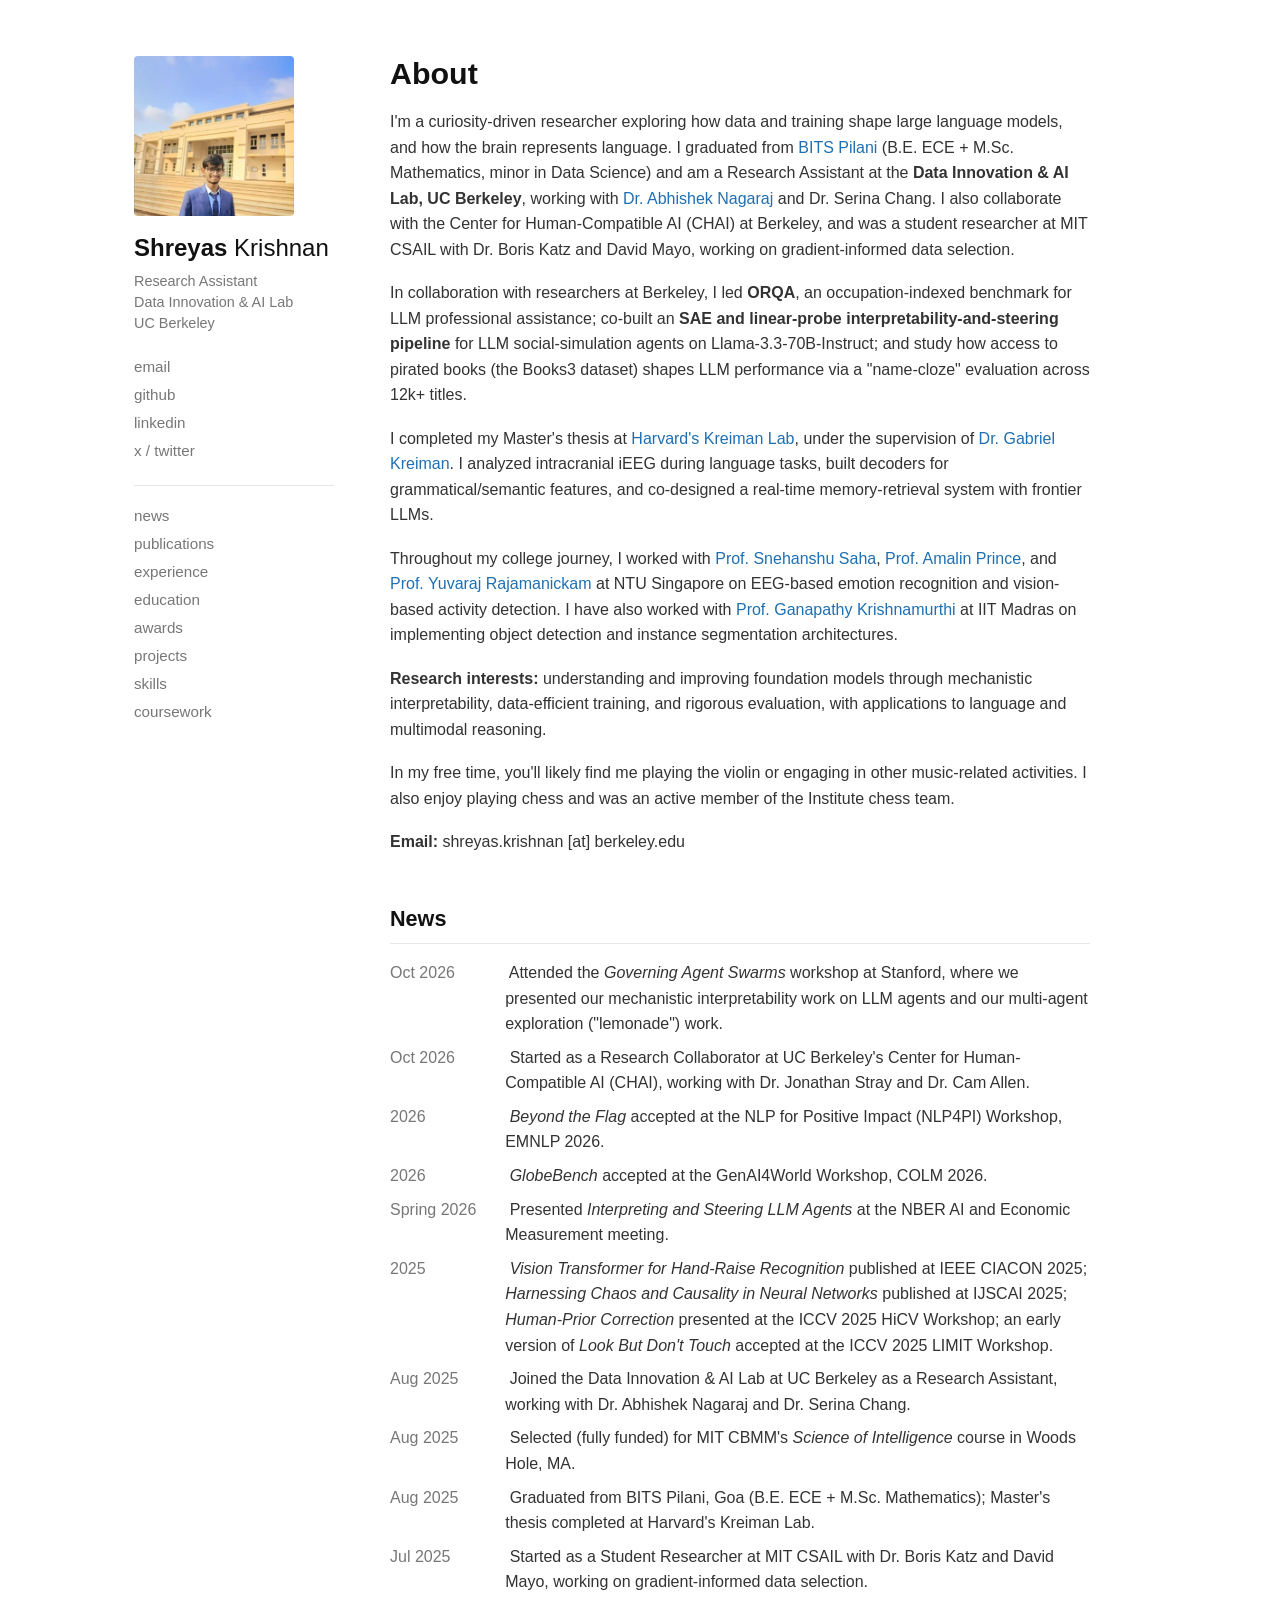
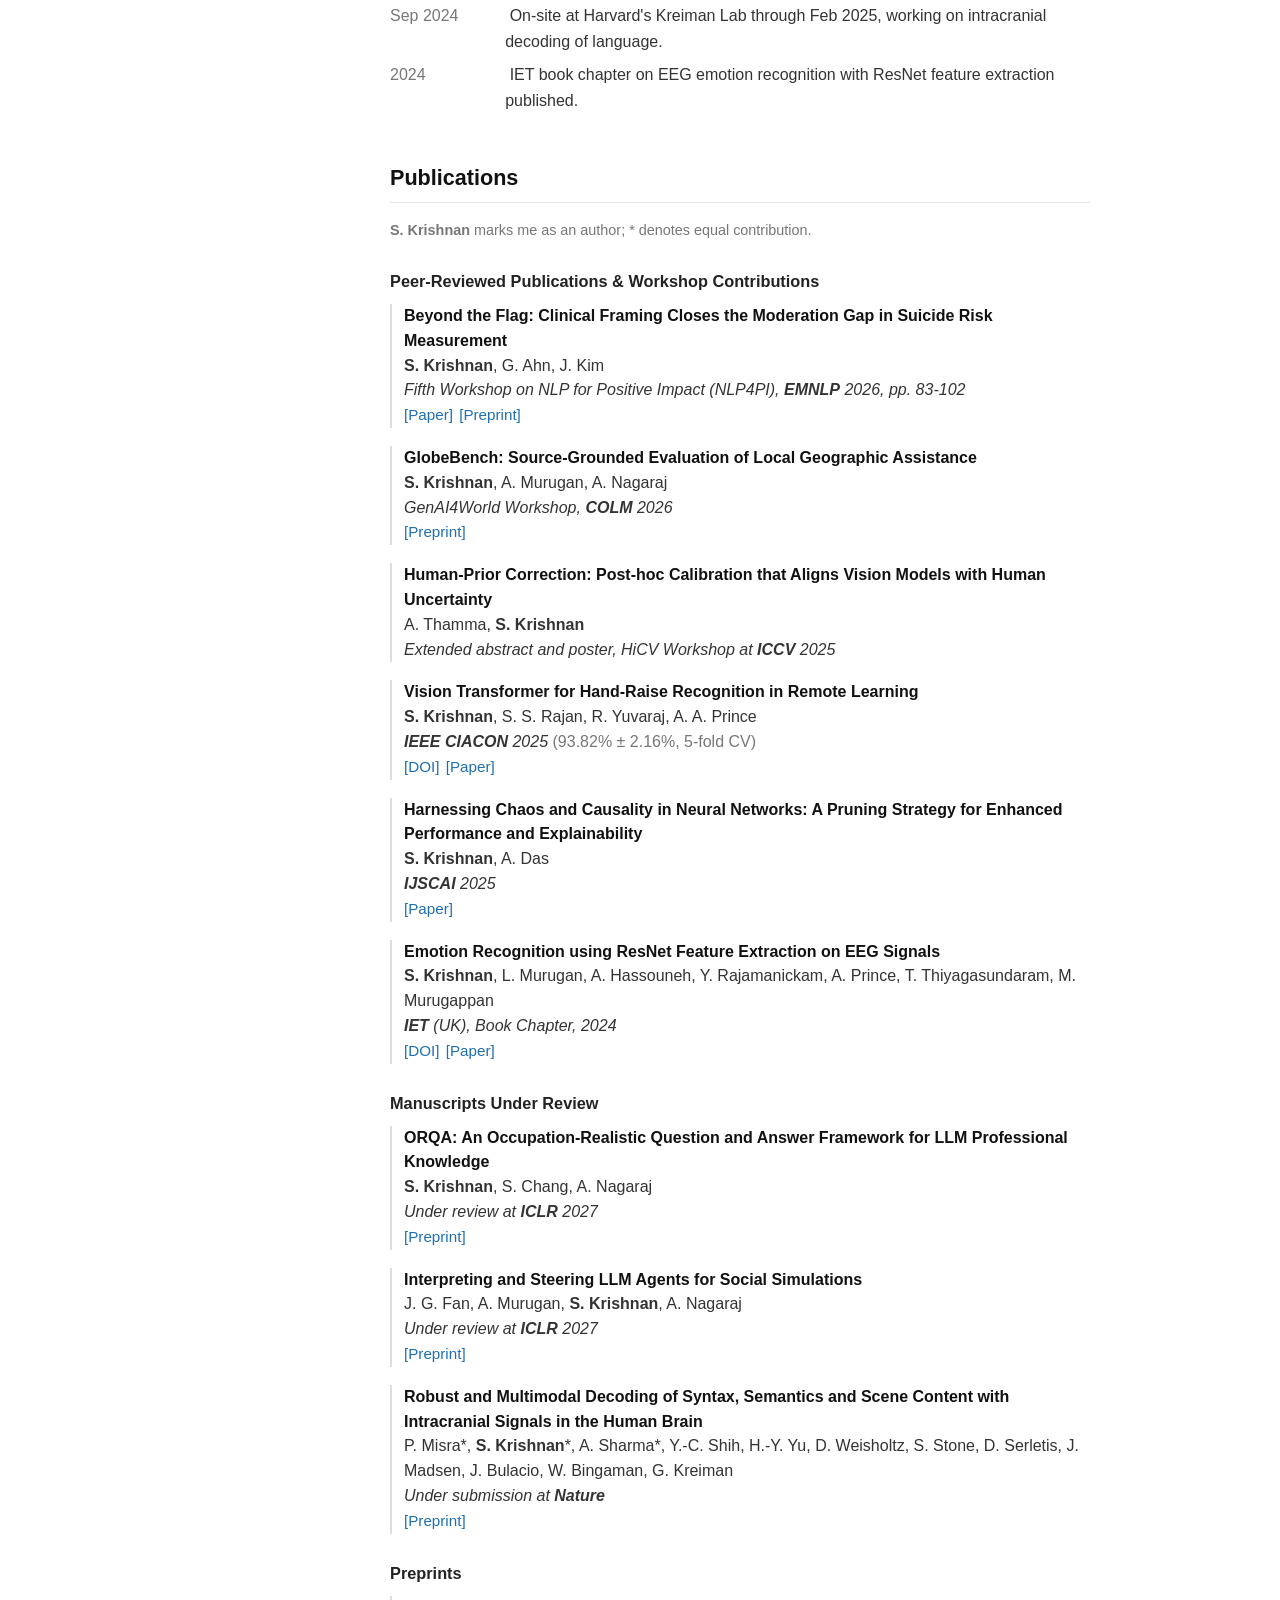
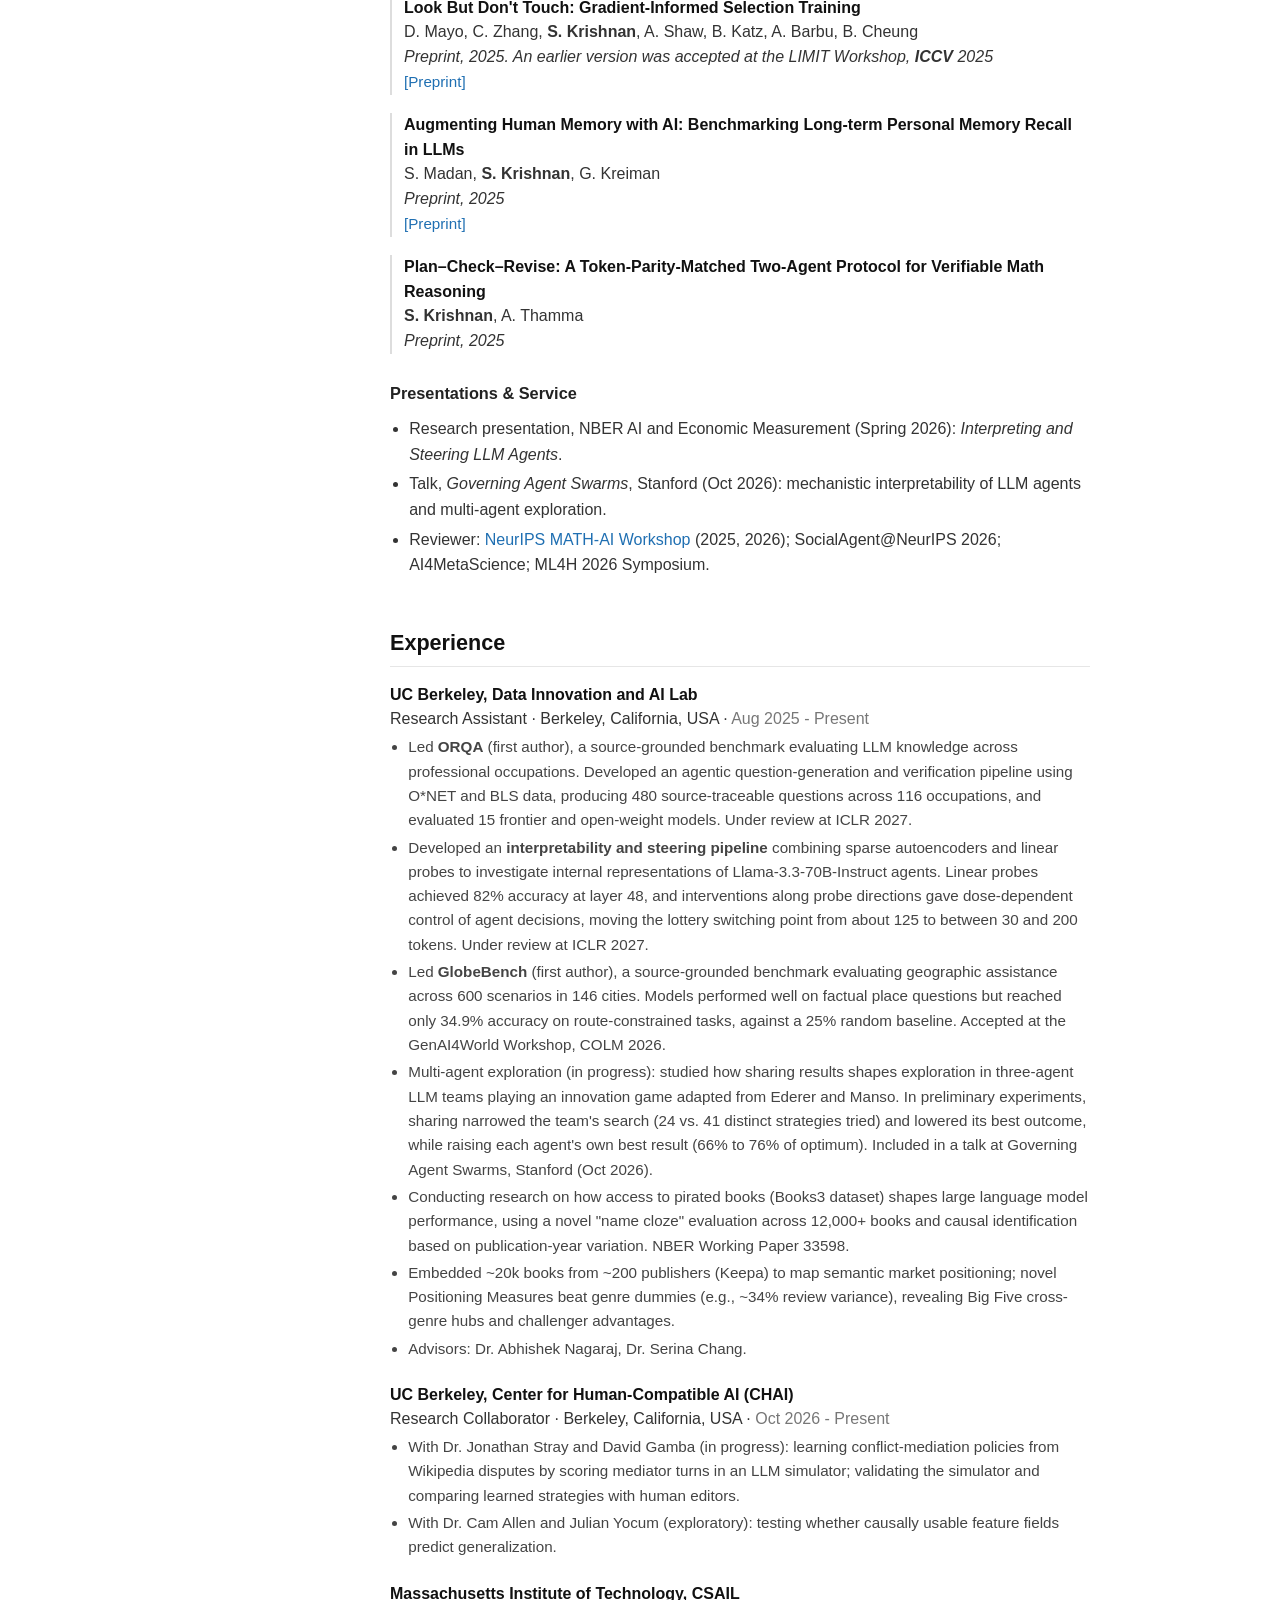
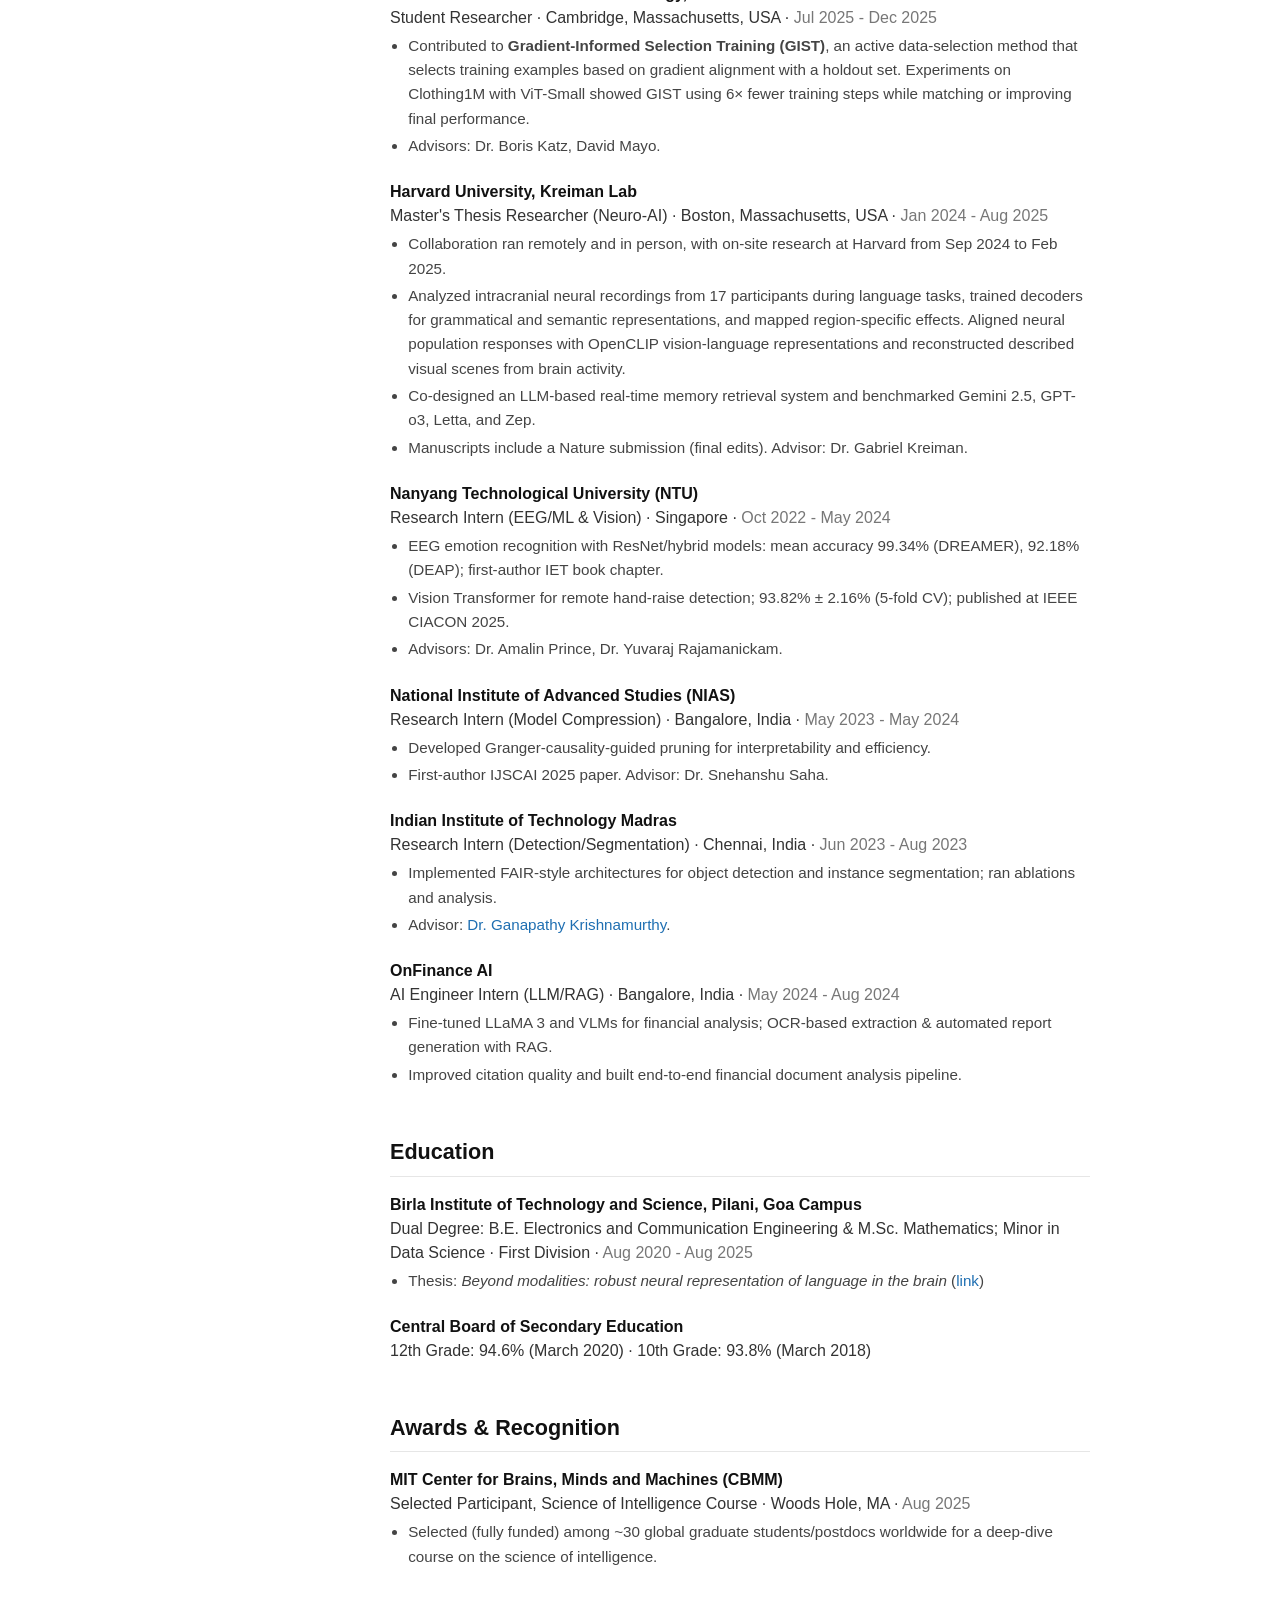
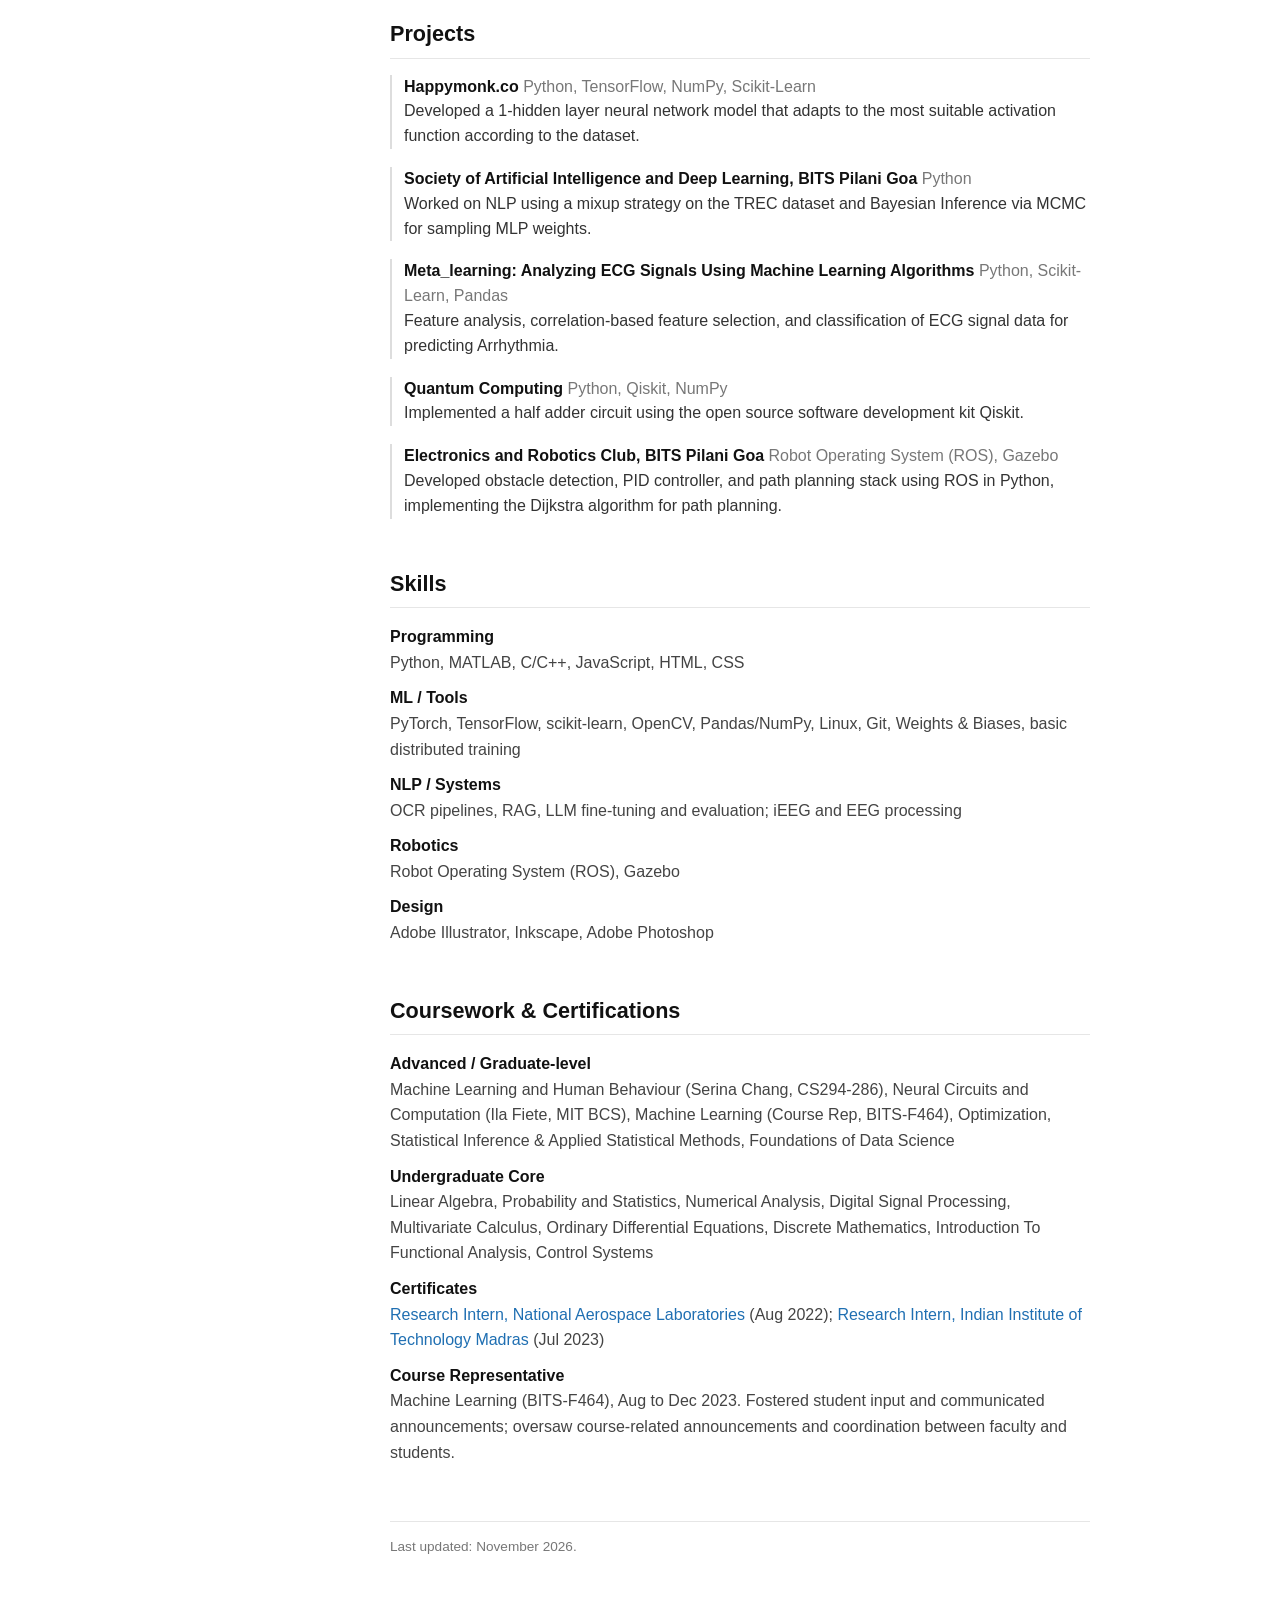
<file: index.html>
<!DOCTYPE html>
<html lang="en">
<head>
    <meta charset="UTF-8">
    <meta name="viewport" content="width=device-width, initial-scale=1.0">
    <meta http-equiv="Cache-Control" content="no-cache, no-store, must-revalidate">
    <meta http-equiv="Pragma" content="no-cache">
    <meta http-equiv="Expires" content="0">
    <meta name="description" content="Shreyas Krishnan - Research Assistant at the Data Innovation & AI Lab, UC Berkeley. Mechanistic interpretability and evaluation of foundation models, data-centric training, and neuro-language research.">
    <meta name="author" content="Shreyas Krishnan">
    <meta name="theme-color" content="#ffffff">
    <title>Shreyas Krishnan</title>
    <link rel="stylesheet" type="text/css" href="style.css">
</head>
<body>
    <div class="wrap">

        <!-- Sidebar -->
        <aside class="sidebar">
            <img src="me.jpeg" alt="Shreyas Krishnan" class="profile-pic">
            <p class="name"><span>Shreyas</span> Krishnan</p>
            <p class="role">Research Assistant<br>Data Innovation &amp; AI Lab<br>UC Berkeley</p>

            <ul class="links">
                <li><a href="mailto:shreyas.krishnan@berkeley.edu">email</a></li>
                <li><a href="https://github.com/sk160902" target="_blank" rel="noopener">github</a></li>
                <li><a href="https://www.linkedin.com/in/shreyas-krishnan-579989212/" target="_blank" rel="noopener">linkedin</a></li>
                <li><a href="https://x.com/ShreyasK1609" target="_blank" rel="noopener">x / twitter</a></li>
            </ul>

            <ul class="links nav">
                <li><a href="#news">news</a></li>
                <li><a href="#publications">publications</a></li>
                <li><a href="#experience">experience</a></li>
                <li><a href="#education">education</a></li>
                <li><a href="#awards">awards</a></li>
                <li><a href="#projects">projects</a></li>
                <li><a href="#skills">skills</a></li>
                <li><a href="#coursework">coursework</a></li>
            </ul>
        </aside>

        <!-- Main content -->
        <main class="content">

            <section id="about">
                <h1>About</h1>
                <p>I'm a curiosity-driven researcher exploring how data and training shape large language models, and how the brain represents language. I graduated from <a href="https://www.bits-pilani.ac.in/goa/" target="_blank" rel="noopener">BITS Pilani</a> (B.E. ECE + M.Sc. Mathematics, minor in Data Science) and am a Research Assistant at the <strong>Data Innovation &amp; AI Lab, UC Berkeley</strong>, working with <a href="https://www.abhishekn.com/" target="_blank" rel="noopener">Dr. Abhishek Nagaraj</a> and Dr. Serina Chang. I also collaborate with the Center for Human-Compatible AI (CHAI) at Berkeley, and was a student researcher at MIT CSAIL with Dr. Boris Katz and David Mayo, working on gradient-informed data selection.</p>

                <p>In collaboration with researchers at Berkeley, I led <strong>ORQA</strong>, an occupation-indexed benchmark for LLM professional assistance; co-built an <strong>SAE and linear-probe interpretability-and-steering pipeline</strong> for LLM social-simulation agents on Llama-3.3-70B-Instruct; and study how access to pirated books (the Books3 dataset) shapes LLM performance via a "name-cloze" evaluation across 12k+ titles.</p>

                <p>I completed my Master's thesis at <a href="https://klab.tch.harvard.edu/" target="_blank" rel="noopener">Harvard's Kreiman Lab</a>, under the supervision of <a href="https://brain.harvard.edu/?people=gabriel-kreiman" target="_blank" rel="noopener">Dr. Gabriel Kreiman</a>. I analyzed intracranial iEEG during language tasks, built decoders for grammatical/semantic features, and co-designed a real-time memory-retrieval system with frontier LLMs.</p>

                <p>Throughout my college journey, I worked with <a href="https://www.bits-pilani.ac.in/goa/snehanshu-saha" target="_blank" rel="noopener">Prof. Snehanshu Saha</a>, <a href="https://www.bits-pilani.ac.in/goa/amalin-prince-a" target="_blank" rel="noopener">Prof. Amalin Prince</a>, and <a href="https://dr.ntu.edu.sg/cris/rp/rp01611" target="_blank" rel="noopener">Prof. Yuvaraj Rajamanickam</a> at NTU Singapore on EEG-based emotion recognition and vision-based activity detection. I have also worked with <a href="https://ed.iitm.ac.in/~gankrish/" target="_blank" rel="noopener">Prof. Ganapathy Krishnamurthi</a> at IIT Madras on implementing object detection and instance segmentation architectures.</p>

                <p><strong>Research interests:</strong> understanding and improving foundation models through mechanistic interpretability, data-efficient training, and rigorous evaluation, with applications to language and multimodal reasoning.</p>

                <p>In my free time, you'll likely find me playing the violin or engaging in other music-related activities. I also enjoy playing chess and was an active member of the Institute chess team.</p>

                <p><strong>Email:</strong> shreyas.krishnan [at] berkeley.edu</p>
            </section>

            <section id="news">
                <h2>News</h2>
                <ul class="news">
                    <li><span class="date">Oct 2026</span> Attended the <em>Governing Agent Swarms</em> workshop at Stanford, where we presented our mechanistic interpretability work on LLM agents and our multi-agent exploration ("lemonade") work.</li>
                    <li><span class="date">Oct 2026</span> Started as a Research Collaborator at UC Berkeley's Center for Human-Compatible AI (CHAI), working with Dr. Jonathan Stray and Dr. Cam Allen.</li>
                    <li><span class="date">2026</span> <em>Beyond the Flag</em> accepted at the NLP for Positive Impact (NLP4PI) Workshop, EMNLP 2026.</li>
                    <li><span class="date">2026</span> <em>GlobeBench</em> accepted at the GenAI4World Workshop, COLM 2026.</li>
                    <li><span class="date">Spring 2026</span> Presented <em>Interpreting and Steering LLM Agents</em> at the NBER AI and Economic Measurement meeting.</li>
                    <li><span class="date">2025</span> <em>Vision Transformer for Hand-Raise Recognition</em> published at IEEE CIACON 2025; <em>Harnessing Chaos and Causality in Neural Networks</em> published at IJSCAI 2025; <em>Human-Prior Correction</em> presented at the ICCV 2025 HiCV Workshop; an early version of <em>Look But Don't Touch</em> accepted at the ICCV 2025 LIMIT Workshop.</li>
                    <li><span class="date">Aug 2025</span> Joined the Data Innovation &amp; AI Lab at UC Berkeley as a Research Assistant, working with Dr. Abhishek Nagaraj and Dr. Serina Chang.</li>
                    <li><span class="date">Aug 2025</span> Selected (fully funded) for MIT CBMM's <em>Science of Intelligence</em> course in Woods Hole, MA.</li>
                    <li><span class="date">Aug 2025</span> Graduated from BITS Pilani, Goa (B.E. ECE + M.Sc. Mathematics); Master's thesis completed at Harvard's Kreiman Lab.</li>
                    <li><span class="date">Jul 2025</span> Started as a Student Researcher at MIT CSAIL with Dr. Boris Katz and David Mayo, working on gradient-informed data selection.</li>
                    <li><span class="date">Sep 2024</span> On-site at Harvard's Kreiman Lab through Feb 2025, working on intracranial decoding of language.</li>
                    <li><span class="date">2024</span> IET book chapter on EEG emotion recognition with ResNet feature extraction published.</li>
                </ul>
            </section>

            <section id="publications">
                <h2>Publications</h2>
                <p class="note"><strong>S. Krishnan</strong> marks me as an author; * denotes equal contribution.</p>

                <h3>Peer-Reviewed Publications &amp; Workshop Contributions</h3>

                <div class="paper">
                    <span class="title"><a href="https://aclanthology.org/2026.nlp4pi-1.9/" target="_blank" rel="noopener">Beyond the Flag: Clinical Framing Closes the Moderation Gap in Suicide Risk Measurement</a></span><br>
                    <span class="authors"><strong>S. Krishnan</strong>, G. Ahn, J. Kim</span><br>
                    <span class="venue">Fifth Workshop on NLP for Positive Impact (NLP4PI), <strong>EMNLP</strong> 2026, pp. 83-102</span><br>
                    <span class="tags"><a href="https://aclanthology.org/2026.nlp4pi-1.9/" target="_blank" rel="noopener">[Paper]</a> <a href="https://drive.google.com/file/d/1SUPlKHfFQX5IbVyZH9y4dt_QYzH1M6pW/view?usp=sharing" target="_blank" rel="noopener">[Preprint]</a></span>
                </div>

                <div class="paper">
                    <span class="title"><a href="https://drive.google.com/file/d/1xiP2SgnE3cLuk8GjDX6QmC9SCT3b9lBt/view?usp=sharing" target="_blank" rel="noopener">GlobeBench: Source-Grounded Evaluation of Local Geographic Assistance</a></span><br>
                    <span class="authors"><strong>S. Krishnan</strong>, A. Murugan, A. Nagaraj</span><br>
                    <span class="venue">GenAI4World Workshop, <strong>COLM</strong> 2026</span><br>
                    <span class="tags"><a href="https://drive.google.com/file/d/1xiP2SgnE3cLuk8GjDX6QmC9SCT3b9lBt/view?usp=sharing" target="_blank" rel="noopener">[Preprint]</a></span>
                </div>

                <div class="paper">
                    <span class="title">Human-Prior Correction: Post-hoc Calibration that Aligns Vision Models with Human Uncertainty</span><br>
                    <span class="authors">A. Thamma, <strong>S. Krishnan</strong></span><br>
                    <span class="venue">Extended abstract and poster, HiCV Workshop at <strong>ICCV</strong> 2025</span>
                </div>

                <div class="paper">
                    <span class="title"><a href="https://ieeexplore.ieee.org/document/11189615" target="_blank" rel="noopener">Vision Transformer for Hand-Raise Recognition in Remote Learning</a></span><br>
                    <span class="authors"><strong>S. Krishnan</strong>, S. S. Rajan, R. Yuvaraj, A. A. Prince</span><br>
                    <span class="venue"><strong>IEEE CIACON</strong> 2025</span> <span class="muted">(93.82% &plusmn; 2.16%, 5-fold CV)</span><br>
                    <span class="tags"><a href="https://ieeexplore.ieee.org/document/11189615" target="_blank" rel="noopener">[DOI]</a> <a href="https://drive.google.com/file/d/17EsKI99nexwI0IRmhUDE0p4kRCbpplAE/view?usp=sharing" target="_blank" rel="noopener">[Paper]</a></span>
                </div>

                <div class="paper">
                    <span class="title"><a href="https://drive.google.com/file/d/1vUTmcQxy4MyT9sApzhch0Ic2o0ZmkBiw/view?usp=sharing" target="_blank" rel="noopener">Harnessing Chaos and Causality in Neural Networks: A Pruning Strategy for Enhanced Performance and Explainability</a></span><br>
                    <span class="authors"><strong>S. Krishnan</strong>, A. Das</span><br>
                    <span class="venue"><strong>IJSCAI</strong> 2025</span><br>
                    <span class="tags"><a href="https://drive.google.com/file/d/1vUTmcQxy4MyT9sApzhch0Ic2o0ZmkBiw/view?usp=sharing" target="_blank" rel="noopener">[Paper]</a></span>
                </div>

                <div class="paper">
                    <span class="title"><a href="https://doi.org/10.1049/PBHE056E_ch1" target="_blank" rel="noopener">Emotion Recognition using ResNet Feature Extraction on EEG Signals</a></span><br>
                    <span class="authors"><strong>S. Krishnan</strong>, L. Murugan, A. Hassouneh, Y. Rajamanickam, A. Prince, T. Thiyagasundaram, M. Murugappan</span><br>
                    <span class="venue"><strong>IET</strong> (UK), Book Chapter, 2024</span><br>
                    <span class="tags"><a href="https://doi.org/10.1049/PBHE056E_ch1" target="_blank" rel="noopener">[DOI]</a> <a href="https://drive.google.com/file/d/1P_c2sdwix7gb4zEip7kXa9dpnQrpAAET/view?usp=sharing" target="_blank" rel="noopener">[Paper]</a></span>
                </div>

                <h3>Manuscripts Under Review</h3>

                <div class="paper">
                    <span class="title"><a href="https://drive.google.com/file/d/1BnGMlPYTXYX55ckbVwa9dPJT2jYlojpD/view?usp=drive_link" target="_blank" rel="noopener">ORQA: An Occupation-Realistic Question and Answer Framework for LLM Professional Knowledge</a></span><br>
                    <span class="authors"><strong>S. Krishnan</strong>, S. Chang, A. Nagaraj</span><br>
                    <span class="venue">Under review at <strong>ICLR</strong> 2027</span><br>
                    <span class="tags"><a href="https://drive.google.com/file/d/1BnGMlPYTXYX55ckbVwa9dPJT2jYlojpD/view?usp=drive_link" target="_blank" rel="noopener">[Preprint]</a></span>
                </div>

                <div class="paper">
                    <span class="title"><a href="https://drive.google.com/file/d/1OtBwfhyYGNLafkCDrtJZJgt2ElcQUaCB/view?usp=drive_link" target="_blank" rel="noopener">Interpreting and Steering LLM Agents for Social Simulations</a></span><br>
                    <span class="authors">J. G. Fan, A. Murugan, <strong>S. Krishnan</strong>, A. Nagaraj</span><br>
                    <span class="venue">Under review at <strong>ICLR</strong> 2027</span><br>
                    <span class="tags"><a href="https://drive.google.com/file/d/1OtBwfhyYGNLafkCDrtJZJgt2ElcQUaCB/view?usp=drive_link" target="_blank" rel="noopener">[Preprint]</a></span>
                </div>

                <div class="paper">
                    <span class="title"><a href="https://drive.google.com/file/d/15c-c06CzFE2np-uEJymfpxWymuqoP0vR/view?usp=sharing" target="_blank" rel="noopener">Robust and Multimodal Decoding of Syntax, Semantics and Scene Content with Intracranial Signals in the Human Brain</a></span><br>
                    <span class="authors">P. Misra*, <strong>S. Krishnan</strong>*, A. Sharma*, Y.-C. Shih, H.-Y. Yu, D. Weisholtz, S. Stone, D. Serletis, J. Madsen, J. Bulacio, W. Bingaman, G. Kreiman</span><br>
                    <span class="venue">Under submission at <strong>Nature</strong></span><br>
                    <span class="tags"><a href="https://drive.google.com/file/d/15c-c06CzFE2np-uEJymfpxWymuqoP0vR/view?usp=sharing" target="_blank" rel="noopener">[Preprint]</a></span>
                </div>

                <h3>Preprints</h3>

                <div class="paper">
                    <span class="title"><a href="https://drive.google.com/file/d/1M84Wd7iwk7GG5nL_2XIQE_8A-V4XWT5N/view?usp=sharing" target="_blank" rel="noopener">Look But Don't Touch: Gradient-Informed Selection Training</a></span><br>
                    <span class="authors">D. Mayo, C. Zhang, <strong>S. Krishnan</strong>, A. Shaw, B. Katz, A. Barbu, B. Cheung</span><br>
                    <span class="venue">Preprint, 2025. An earlier version was accepted at the LIMIT Workshop, <strong>ICCV</strong> 2025</span><br>
                    <span class="tags"><a href="https://drive.google.com/file/d/1M84Wd7iwk7GG5nL_2XIQE_8A-V4XWT5N/view?usp=sharing" target="_blank" rel="noopener">[Preprint]</a></span>
                </div>

                <div class="paper">
                    <span class="title"><a href="https://drive.google.com/file/d/1PQPIRl56EdU1B-kvPxZWCYuzNp6ttm3b/view?usp=drive_link" target="_blank" rel="noopener">Augmenting Human Memory with AI: Benchmarking Long-term Personal Memory Recall in LLMs</a></span><br>
                    <span class="authors">S. Madan, <strong>S. Krishnan</strong>, G. Kreiman</span><br>
                    <span class="venue">Preprint, 2025</span><br>
                    <span class="tags"><a href="https://drive.google.com/file/d/1PQPIRl56EdU1B-kvPxZWCYuzNp6ttm3b/view?usp=drive_link" target="_blank" rel="noopener">[Preprint]</a></span>
                </div>

                <div class="paper">
                    <span class="title">Plan&ndash;Check&ndash;Revise: A Token-Parity-Matched Two-Agent Protocol for Verifiable Math Reasoning</span><br>
                    <span class="authors"><strong>S. Krishnan</strong>, A. Thamma</span><br>
                    <span class="venue">Preprint, 2025</span>
                </div>


                <h3>Presentations &amp; Service</h3>
                <ul class="plain">
                    <li>Research presentation, NBER AI and Economic Measurement (Spring 2026): <em>Interpreting and Steering LLM Agents</em>.</li>
                    <li>Talk, <em>Governing Agent Swarms</em>, Stanford (Oct 2026): mechanistic interpretability of LLM agents and multi-agent exploration.</li>
                    <li>Reviewer: <a href="https://mathai2025.github.io/" target="_blank" rel="noopener">NeurIPS MATH-AI Workshop</a> (2025, 2026); SocialAgent@NeurIPS 2026; AI4MetaScience; ML4H 2026 Symposium.</li>
                </ul>
            </section>

            <section id="experience">
                <h2>Experience</h2>

                <div class="job">
                    <p class="job-head"><strong>UC Berkeley, Data Innovation and AI Lab</strong><br>Research Assistant &middot; Berkeley, California, USA &middot; <span class="dates">Aug 2025 - Present</span></p>
                    <ul>
                        <li>Led <strong>ORQA</strong> (first author), a source-grounded benchmark evaluating LLM knowledge across professional occupations. Developed an agentic question-generation and verification pipeline using O*NET and BLS data, producing 480 source-traceable questions across 116 occupations, and evaluated 15 frontier and open-weight models. Under review at ICLR 2027.</li>
                        <li>Developed an <strong>interpretability and steering pipeline</strong> combining sparse autoencoders and linear probes to investigate internal representations of Llama-3.3-70B-Instruct agents. Linear probes achieved 82% accuracy at layer 48, and interventions along probe directions gave dose-dependent control of agent decisions, moving the lottery switching point from about 125 to between 30 and 200 tokens. Under review at ICLR 2027.</li>
                        <li>Led <strong>GlobeBench</strong> (first author), a source-grounded benchmark evaluating geographic assistance across 600 scenarios in 146 cities. Models performed well on factual place questions but reached only 34.9% accuracy on route-constrained tasks, against a 25% random baseline. Accepted at the GenAI4World Workshop, COLM 2026.</li>
                        <li>Multi-agent exploration (in progress): studied how sharing results shapes exploration in three-agent LLM teams playing an innovation game adapted from Ederer and Manso. In preliminary experiments, sharing narrowed the team's search (24 vs. 41 distinct strategies tried) and lowered its best outcome, while raising each agent's own best result (66% to 76% of optimum). Included in a talk at Governing Agent Swarms, Stanford (Oct 2026).</li>
                        <li>Conducting research on how access to pirated books (Books3 dataset) shapes large language model performance, using a novel "name cloze" evaluation across 12,000+ books and causal identification based on publication-year variation. NBER Working Paper 33598.</li>
                        <li>Embedded ~20k books from ~200 publishers (Keepa) to map semantic market positioning; novel Positioning Measures beat genre dummies (e.g., ~34% review variance), revealing Big Five cross-genre hubs and challenger advantages.</li>
                        <li>Advisors: Dr. Abhishek Nagaraj, Dr. Serina Chang.</li>
                    </ul>
                </div>

                <div class="job">
                    <p class="job-head"><strong>UC Berkeley, Center for Human-Compatible AI (CHAI)</strong><br>Research Collaborator &middot; Berkeley, California, USA &middot; <span class="dates">Oct 2026 - Present</span></p>
                    <ul>
                        <li>With Dr. Jonathan Stray and David Gamba (in progress): learning conflict-mediation policies from Wikipedia disputes by scoring mediator turns in an LLM simulator; validating the simulator and comparing learned strategies with human editors.</li>
                        <li>With Dr. Cam Allen and Julian Yocum (exploratory): testing whether causally usable feature fields predict generalization.</li>
                    </ul>
                </div>

                <div class="job">
                    <p class="job-head"><strong>Massachusetts Institute of Technology, CSAIL</strong><br>Student Researcher &middot; Cambridge, Massachusetts, USA &middot; <span class="dates">Jul 2025 - Dec 2025</span></p>
                    <ul>
                        <li>Contributed to <strong>Gradient-Informed Selection Training (GIST)</strong>, an active data-selection method that selects training examples based on gradient alignment with a holdout set. Experiments on Clothing1M with ViT-Small showed GIST using 6&times; fewer training steps while matching or improving final performance.</li>
                        <li>Advisors: Dr. Boris Katz, David Mayo.</li>
                    </ul>
                </div>

                <div class="job">
                    <p class="job-head"><strong>Harvard University, Kreiman Lab</strong><br>Master's Thesis Researcher (Neuro-AI) &middot; Boston, Massachusetts, USA &middot; <span class="dates">Jan 2024 - Aug 2025</span></p>
                    <ul>
                        <li>Collaboration ran remotely and in person, with on-site research at Harvard from Sep 2024 to Feb 2025.</li>
                        <li>Analyzed intracranial neural recordings from 17 participants during language tasks, trained decoders for grammatical and semantic representations, and mapped region-specific effects. Aligned neural population responses with OpenCLIP vision-language representations and reconstructed described visual scenes from brain activity.</li>
                        <li>Co-designed an LLM-based real-time memory retrieval system and benchmarked Gemini 2.5, GPT-o3, Letta, and Zep.</li>
                        <li>Manuscripts include a Nature submission (final edits). Advisor: Dr. Gabriel Kreiman.</li>
                    </ul>
                </div>

                <div class="job">
                    <p class="job-head"><strong>Nanyang Technological University (NTU)</strong><br>Research Intern (EEG/ML &amp; Vision) &middot; Singapore &middot; <span class="dates">Oct 2022 - May 2024</span></p>
                    <ul>
                        <li>EEG emotion recognition with ResNet/hybrid models: mean accuracy 99.34% (DREAMER), 92.18% (DEAP); first-author IET book chapter.</li>
                        <li>Vision Transformer for remote hand-raise detection; 93.82% &plusmn; 2.16% (5-fold CV); published at IEEE CIACON 2025.</li>
                        <li>Advisors: Dr. Amalin Prince, Dr. Yuvaraj Rajamanickam.</li>
                    </ul>
                </div>

                <div class="job">
                    <p class="job-head"><strong>National Institute of Advanced Studies (NIAS)</strong><br>Research Intern (Model Compression) &middot; Bangalore, India &middot; <span class="dates">May 2023 - May 2024</span></p>
                    <ul>
                        <li>Developed Granger-causality-guided pruning for interpretability and efficiency.</li>
                        <li>First-author IJSCAI 2025 paper. Advisor: Dr. Snehanshu Saha.</li>
                    </ul>
                </div>

                <div class="job">
                    <p class="job-head"><strong>Indian Institute of Technology Madras</strong><br>Research Intern (Detection/Segmentation) &middot; Chennai, India &middot; <span class="dates">Jun 2023 - Aug 2023</span></p>
                    <ul>
                        <li>Implemented FAIR-style architectures for object detection and instance segmentation; ran ablations and analysis.</li>
                        <li>Advisor: <a href="https://ed.iitm.ac.in/~gankrish/" target="_blank" rel="noopener">Dr. Ganapathy Krishnamurthy</a>.</li>
                    </ul>
                </div>

                <div class="job">
                    <p class="job-head"><strong>OnFinance AI</strong><br>AI Engineer Intern (LLM/RAG) &middot; Bangalore, India &middot; <span class="dates">May 2024 - Aug 2024</span></p>
                    <ul>
                        <li>Fine-tuned LLaMA 3 and VLMs for financial analysis; OCR-based extraction &amp; automated report generation with RAG.</li>
                        <li>Improved citation quality and built end-to-end financial document analysis pipeline.</li>
                    </ul>
                </div>
            </section>

            <section id="education">
                <h2>Education</h2>
                <div class="job">
                    <p class="job-head"><strong>Birla Institute of Technology and Science, Pilani, Goa Campus</strong><br>Dual Degree: B.E. Electronics and Communication Engineering &amp; M.Sc. Mathematics; Minor in Data Science &middot; First Division &middot; <span class="dates">Aug 2020 - Aug 2025</span></p>
                    <ul>
                        <li>Thesis: <em>Beyond modalities: robust neural representation of language in the brain</em> (<a href="https://klab.tch.harvard.edu/publications/Publications_Theses.html" target="_blank" rel="noopener">link</a>)</li>
                    </ul>
                </div>
                <div class="job">
                    <p class="job-head"><strong>Central Board of Secondary Education</strong><br>12th Grade: 94.6% (March 2020) &middot; 10th Grade: 93.8% (March 2018)</p>
                </div>
            </section>

            <section id="awards">
                <h2>Awards &amp; Recognition</h2>
                <div class="job">
                    <p class="job-head"><strong>MIT Center for Brains, Minds and Machines (CBMM)</strong><br>Selected Participant, Science of Intelligence Course &middot; Woods Hole, MA &middot; <span class="dates">Aug 2025</span></p>
                    <ul>
                        <li>Selected (fully funded) among ~30 global graduate students/postdocs worldwide for a deep-dive course on the science of intelligence.</li>
                    </ul>
                </div>
            </section>

            <section id="projects">
                <h2>Projects</h2>
                <div class="paper">
                    <span class="title"><a href="https://github.com/sk160902/Happymonk_assignment" target="_blank" rel="noopener">Happymonk.co</a></span> <span class="muted">Python, TensorFlow, NumPy, Scikit-Learn</span><br>
                    Developed a 1-hidden layer neural network model that adapts to the most suitable activation function according to the dataset.
                </div>
                <div class="paper">
                    <span class="title"><a href="https://github.com/sk160902/SAiDL-Spring-Assignment-2022" target="_blank" rel="noopener">Society of Artificial Intelligence and Deep Learning, BITS Pilani Goa</a></span> <span class="muted">Python</span><br>
                    Worked on NLP using a mixup strategy on the TREC dataset and Bayesian Inference via MCMC for sampling MLP weights.
                </div>
                <div class="paper">
                    <span class="title"><a href="https://colab.research.google.com/drive/1_d0SoHS5g_pzn_7YM8BMrpjetnLFvq9S?usp=sharing" target="_blank" rel="noopener">Meta_learning: Analyzing ECG Signals Using Machine Learning Algorithms</a></span> <span class="muted">Python, Scikit-Learn, Pandas</span><br>
                    Feature analysis, correlation-based feature selection, and classification of ECG signal data for predicting Arrhythmia.
                </div>
                <div class="paper">
                    <span class="title"><a href="https://colab.research.google.com/drive/1ns0ohjnD8CVb2Zu8jSPTxJloO7BLSbLz?usp=sharing" target="_blank" rel="noopener">Quantum Computing</a></span> <span class="muted">Python, Qiskit, NumPy</span><br>
                    Implemented a half adder circuit using the open source software development kit Qiskit.
                </div>
                <div class="paper">
                    <span class="title"><a href="https://github.com/sk160902/ERC-hackathon-assignment" target="_blank" rel="noopener">Electronics and Robotics Club, BITS Pilani Goa</a></span> <span class="muted">Robot Operating System (ROS), Gazebo</span><br>
                    Developed obstacle detection, PID controller, and path planning stack using ROS in Python, implementing the Dijkstra algorithm for path planning.
                </div>
            </section>

            <section id="skills">
                <h2>Skills</h2>
                <dl class="facts">
                    <dt>Programming</dt><dd>Python, MATLAB, C/C++, JavaScript, HTML, CSS</dd>
                    <dt>ML / Tools</dt><dd>PyTorch, TensorFlow, scikit-learn, OpenCV, Pandas/NumPy, Linux, Git, Weights &amp; Biases, basic distributed training</dd>
                    <dt>NLP / Systems</dt><dd>OCR pipelines, RAG, LLM fine-tuning and evaluation; iEEG and EEG processing</dd>
                    <dt>Robotics</dt><dd>Robot Operating System (ROS), Gazebo</dd>
                    <dt>Design</dt><dd>Adobe Illustrator, Inkscape, Adobe Photoshop</dd>
                </dl>
            </section>

            <section id="coursework">
                <h2>Coursework &amp; Certifications</h2>
                <dl class="facts">
                    <dt>Advanced / Graduate-level</dt><dd>Machine Learning and Human Behaviour (Serina Chang, CS294-286), Neural Circuits and Computation (Ila Fiete, MIT BCS), Machine Learning (Course Rep, BITS-F464), Optimization, Statistical Inference &amp; Applied Statistical Methods, Foundations of Data Science</dd>
                    <dt>Undergraduate Core</dt><dd>Linear Algebra, Probability and Statistics, Numerical Analysis, Digital Signal Processing, Multivariate Calculus, Ordinary Differential Equations, Discrete Mathematics, Introduction To Functional Analysis, Control Systems</dd>
                    <dt>Certificates</dt><dd><a href="https://drive.google.com/file/d/1AQi6srP5r-4mx0FzHHhNFnPnau3HFj1-/view?usp=drive_link" target="_blank" rel="noopener">Research Intern, National Aerospace Laboratories</a> (Aug 2022); <a href="https://drive.google.com/file/d/18iVk-5Viu4t01G7dm4GP4zQ31mhfOE_w/view?usp=drive_link" target="_blank" rel="noopener">Research Intern, Indian Institute of Technology Madras</a> (Jul 2023)</dd>
                    <dt>Course Representative</dt><dd>Machine Learning (BITS-F464), Aug to Dec 2023. Fostered student input and communicated announcements; oversaw course-related announcements and coordination between faculty and students.</dd>
                </dl>
            </section>

            <footer>
                Last updated: November 2026.
            </footer>
        </main>
    </div>
</body>
</html>
</file>
<file: style.css>
/* ------------------------------------------------------------------
   Minimal academic layout: sticky left sidebar + single text column.
   ------------------------------------------------------------------ */

:root {
    --text: #333;
    --muted: #777;
    --faint: #ddd;
    --rule: #e6e6e6;
    --accent: #1f6fb2;
    --accent-hover: #0f4c85;
    --bg: #fff;
}

* { box-sizing: border-box; }

html { font-size: 16px; -webkit-text-size-adjust: 100%; }

body {
    margin: 0;
    background: var(--bg);
    color: var(--text);
    font-family: -apple-system, BlinkMacSystemFont, "Helvetica Neue", Helvetica, "Segoe UI", Roboto, Arial, sans-serif;
    font-size: 16px;
    line-height: 1.6;
}

a {
    color: var(--accent);
    text-decoration: none;
}
a:hover { color: var(--accent-hover); text-decoration: underline; }

strong { font-weight: 600; }

/* Layout -------------------------------------------------------- */

.wrap {
    max-width: 1060px;
    margin: 0 auto;
    padding: 56px 24px 48px;
    display: flex;
    align-items: flex-start;
    gap: 56px;
}

.sidebar {
    flex: 0 0 200px;
    position: sticky;
    top: 48px;
}

.content {
    flex: 1 1 auto;
    min-width: 0;
    max-width: 700px;
}

/* Sidebar ------------------------------------------------------- */

.profile-pic {
    width: 160px;
    height: 160px;
    object-fit: cover;
    object-position: 50% 20%;
    border-radius: 4px;
    display: block;
    margin-bottom: 18px;
}

.name {
    font-size: 1.5rem;
    line-height: 1.2;
    margin: 0 0 8px;
    color: #111;
}
.name span { font-weight: 700; }

.role {
    margin: 0 0 20px;
    font-size: 0.9rem;
    line-height: 1.45;
    color: var(--muted);
}

.links {
    list-style: none;
    margin: 0;
    padding: 0;
}
.links li { margin: 0; line-height: 1.75; }
.links a { color: var(--muted); font-size: 0.95rem; }
.links a:hover { color: #111; text-decoration: none; }

.links.nav {
    margin-top: 20px;
    padding-top: 16px;
    border-top: 1px solid var(--rule);
}

/* Headings ------------------------------------------------------ */

h1 {
    font-size: 1.9rem;
    font-weight: 700;
    line-height: 1.15;
    margin: 0 0 18px;
    color: #111;
}

h2 {
    font-size: 1.35rem;
    font-weight: 700;
    margin: 48px 0 16px;
    padding-bottom: 6px;
    border-bottom: 1px solid var(--rule);
    color: #111;
}

h3 {
    font-size: 1.02rem;
    font-weight: 700;
    margin: 26px 0 10px;
    color: #222;
}

section:first-child h2 { margin-top: 0; }

p { margin: 0 0 1.1em; }

.note { color: var(--muted); font-size: 0.9rem; }
.muted { color: var(--muted); }

/* News ---------------------------------------------------------- */

.news {
    list-style: none;
    margin: 0;
    padding: 0;
}
.news li {
    margin: 0 0 8px;
    padding-left: 7.2em;
    text-indent: -7.2em;
}
.news .date {
    display: inline-block;
    width: 7.2em;
    text-indent: 0;
    color: var(--muted);
    white-space: nowrap;
}

/* Publications / projects --------------------------------------- */

.paper {
    margin: 0 0 18px;
    padding-left: 12px;
    border-left: 2px solid var(--faint);
    line-height: 1.55;
}
.paper .title { font-weight: 600; color: #111; }
.paper .title a { color: #111; }
.paper .title a:hover { color: var(--accent); text-decoration: underline; }
.paper .authors { color: var(--text); }
.paper .venue { font-style: italic; }
.paper .tags { font-size: 0.95rem; }
.paper .tags a { margin-right: 2px; }

.status {
    display: inline-block;
    margin-left: 6px;
    padding: 0 6px;
    font-size: 0.72rem;
    font-weight: 600;
    line-height: 1.6;
    letter-spacing: 0.02em;
    text-transform: uppercase;
    border-radius: 3px;
    vertical-align: 1px;
    font-style: normal;
}
.status.accepted { background: #e6f4ea; color: #1e6b36; }
.status.review   { background: #fff4d6; color: #7a5600; }
.status.ongoing  { background: #e8f1fb; color: #1d4f7a; }

ul.plain { margin: 0; padding-left: 1.2em; }
ul.plain li { margin: 4px 0; }

/* Experience / education ---------------------------------------- */

.job { margin: 0 0 22px; }
.job-head { margin: 0 0 4px; line-height: 1.5; }
.job-head strong { color: #111; }
.dates { color: var(--muted); white-space: nowrap; }
.job ul {
    margin: 4px 0 0;
    padding-left: 1.2em;
    font-size: 0.95rem;
    color: #444;
}
.job li { margin: 3px 0; }

/* Skills / coursework ------------------------------------------- */

.facts { margin: 0; }
.facts dt {
    font-weight: 600;
    color: #111;
    margin-top: 10px;
}
.facts dd {
    margin: 0;
    color: #444;
}

/* Footer -------------------------------------------------------- */

footer {
    margin-top: 56px;
    padding-top: 14px;
    border-top: 1px solid var(--rule);
    color: var(--muted);
    font-size: 0.85rem;
}

/* Responsive ---------------------------------------------------- */

@media (max-width: 820px) {
    .wrap {
        flex-direction: column;
        align-items: stretch;
        gap: 28px;
        padding: 28px 16px 40px;
    }
    .sidebar {
        position: static;
        flex: none;
        width: 100%;
        display: grid;
        grid-template-columns: auto 1fr;
        grid-template-rows: auto auto auto;
        column-gap: 20px;
        align-items: start;
    }
    .profile-pic {
        grid-row: 1 / span 3;
        width: 120px;
        height: 120px;
        margin-bottom: 0;
    }
    .name { margin-top: 2px; }
    .role { margin-bottom: 8px; }
    .links { grid-column: 2; }
    .links li { display: inline-block; margin-right: 14px; line-height: 1.9; }
    .links.nav {
        margin-top: 6px;
        padding-top: 6px;
        border-top: 0;
    }
    .content { max-width: none; width: 100%; }
    h2 { margin-top: 36px; }
    .news li { padding-left: 0; text-indent: 0; }
    .news .date { display: block; width: auto; font-size: 0.85rem; }
}
</file>
